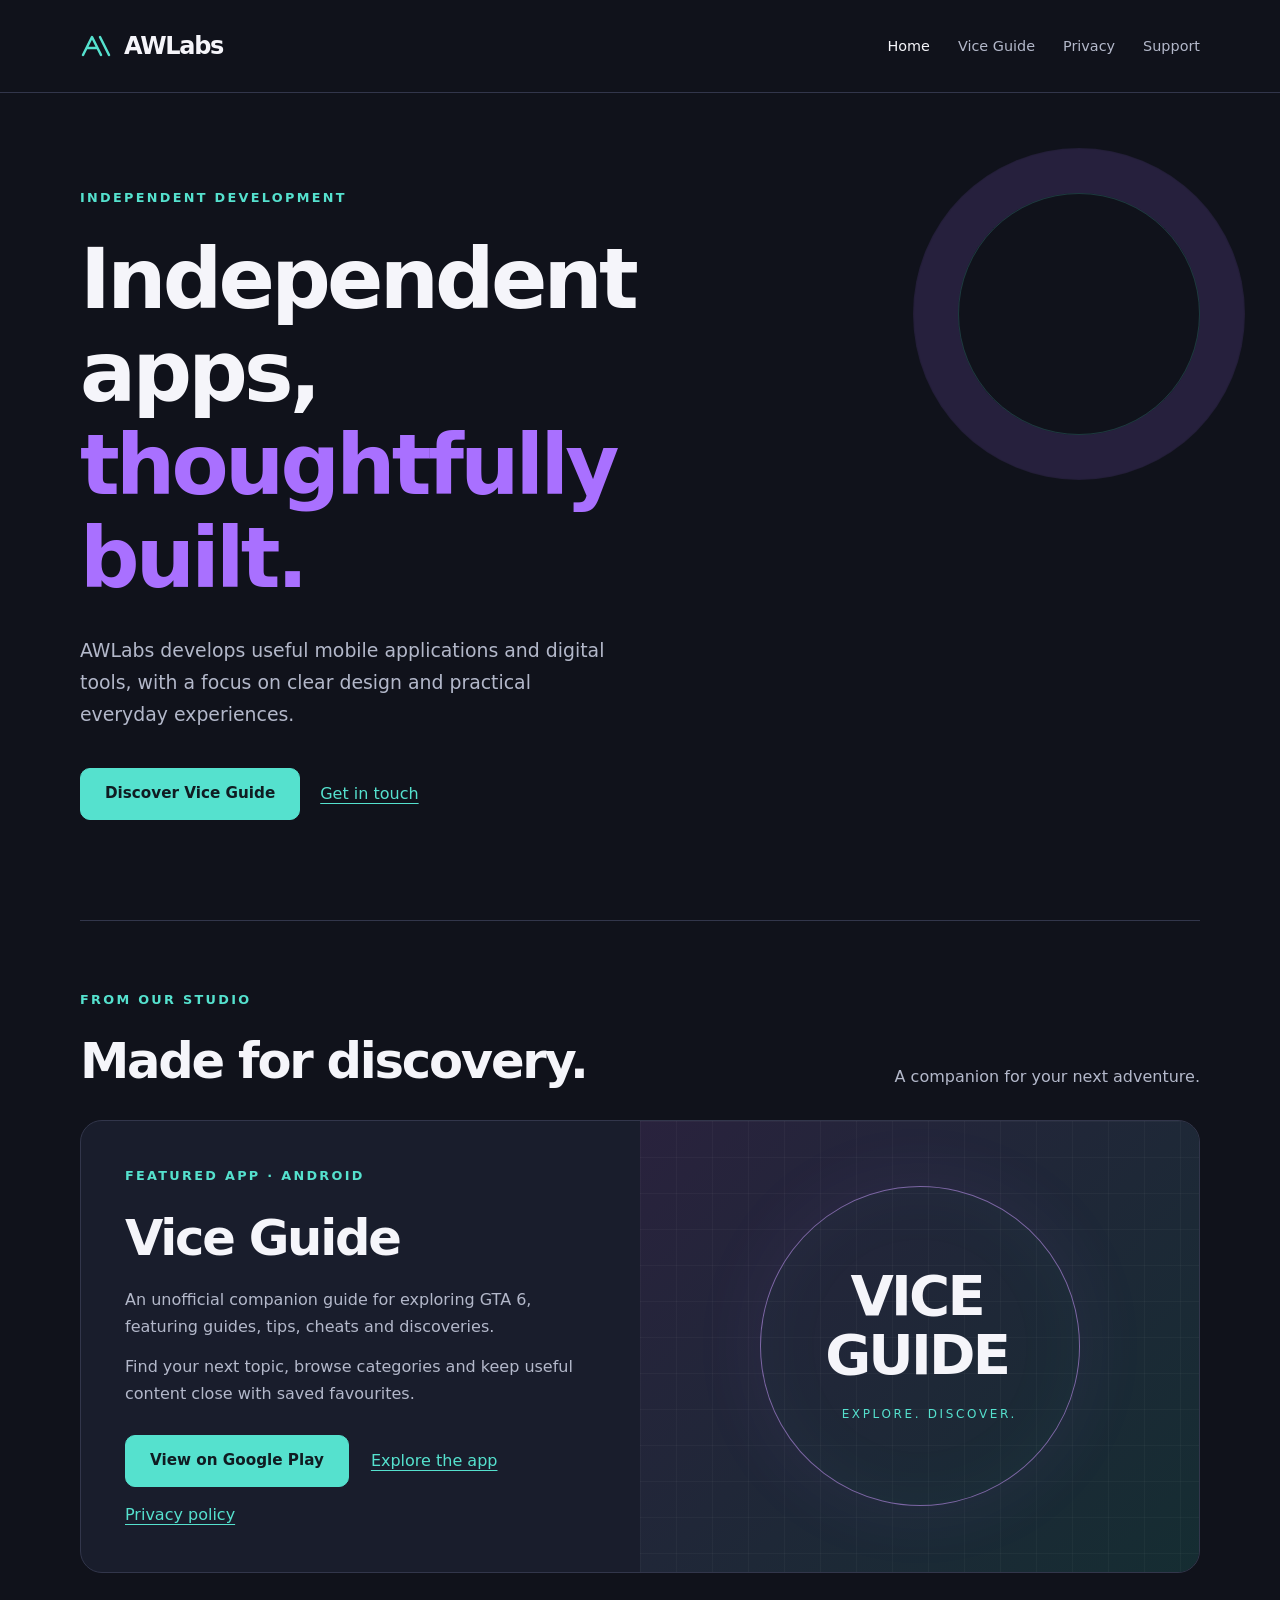
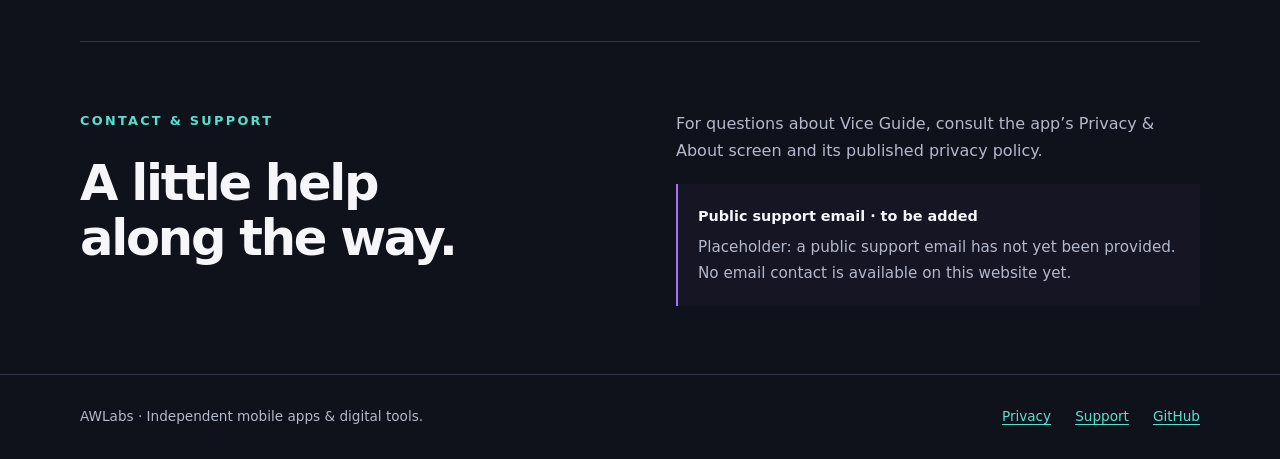
<file: index.html>
<!doctype html>
<html lang="en">
  <head>
    <meta charset="utf-8" />
    <meta name="viewport" content="width=device-width,initial-scale=1" />
    <meta
      name="description"
      content="AWLabs develops useful mobile applications and digital tools. Discover Vice Guide, our unofficial fan companion."
    />
    <meta name="theme-color" content="#10121b" />
    <title>AWLabs &middot; Independent apps, thoughtfully built.</title>
    <link rel="icon" href="/assets/favicon.svg" type="image/svg+xml" />
    <link rel="stylesheet" href="/assets/styles.css" />
  </head>
  <body>
    <a class="skip" href="#main">Skip to content</a>
    <header class="site-header">
      <div class="wrap header-inner">
        <a class="brand" href="/" aria-label="AWLabs home"
          ><svg
            class="brand-symbol"
            viewBox="0 0 32 32"
            fill="none"
            aria-hidden="true"
          >
            <path
              d="M3 25 12 7l9 18M7 18h10M20 7l9 18"
              stroke="currentColor"
              stroke-width="2.5"
              stroke-linecap="round"
              stroke-linejoin="round"
            /></svg
          >AWLabs</a
        >
        <nav aria-label="Main navigation">
          <a href="/" aria-current="page">Home</a
          ><a href="/vice-guide/">Vice Guide</a><a href="/privacy/">Privacy</a
          ><a href="/#support">Support</a>
        </nav>
      </div>
    </header>
    <main id="main">
      <section class="wrap hero" aria-labelledby="hero-title">
        <p class="eyebrow">Independent development</p>
        <h1 id="hero-title">
          Independent apps,<br /><span>thoughtfully built.</span>
        </h1>
        <p class="hero-description">
          AWLabs develops useful mobile applications and digital tools, with a
          focus on clear design and practical everyday experiences.
        </p>
        <div class="hero-bottom">
          <a class="button" href="/vice-guide/">Discover Vice Guide</a
          ><a href="#support">Get in touch</a>
        </div>
      </section>
      <section class="wrap section" aria-labelledby="featured-title">
        <div class="section-top">
          <div>
            <p class="eyebrow">From our studio</p>
            <h2 id="featured-title">Made for discovery.</h2>
          </div>
          <p>A companion for your next adventure.</p>
        </div>
        <article class="app-card">
          <div class="app-copy">
            <p class="eyebrow">Featured app &middot; Android</p>
            <h2>Vice Guide</h2>
            <p>
              An unofficial companion guide for exploring GTA 6, featuring
              guides, tips, cheats and discoveries.
            </p>
            <p>
              Find your next topic, browse categories and keep useful content
              close with saved favourites.
            </p>
            <div class="links">
              <a
                class="button"
                href="https://play.google.com/store/apps/details?id=com.awlabs.viceguide"
                >View on Google Play</a
              ><a href="/vice-guide/">Explore the app</a
              ><a href="https://awlabs-uk.github.io/vice-guide-privacy/"
                >Privacy policy</a
              >
            </div>
          </div>
          <div class="app-art" aria-hidden="true">
            <div class="guide-mark">
              <strong>VICE<br />GUIDE</strong><small>EXPLORE. DISCOVER.</small>
            </div>
          </div>
        </article>
      </section>
      <section
        id="support"
        class="wrap section two-column"
        aria-labelledby="support-title"
      >
        <div>
          <p class="eyebrow">Contact &amp; support</p>
          <h2 id="support-title">A little help<br />along the way.</h2>
        </div>
        <div>
          <p>
            For questions about Vice Guide, consult the app&#8217;s Privacy
            &amp; About screen and its published privacy policy.
          </p>
          <div class="support-note">
            <strong>Public support email &middot; to be added</strong>
            <p>
              Placeholder: a public support email has not yet been provided. No
              email contact is available on this website yet.
            </p>
          </div>
        </div>
      </section>
    </main>
    <footer class="site-footer">
      <div class="wrap footer-inner">
        <p>AWLabs &middot; Independent mobile apps &amp; digital tools.</p>
        <div class="footer-links">
          <a href="/privacy/">Privacy</a><a href="/#support">Support</a
          ><a href="https://github.com/awlabs-uk/awlabs-uk.github.io">GitHub</a>
        </div>
      </div>
    </footer>
  </body>
</html>
</file>
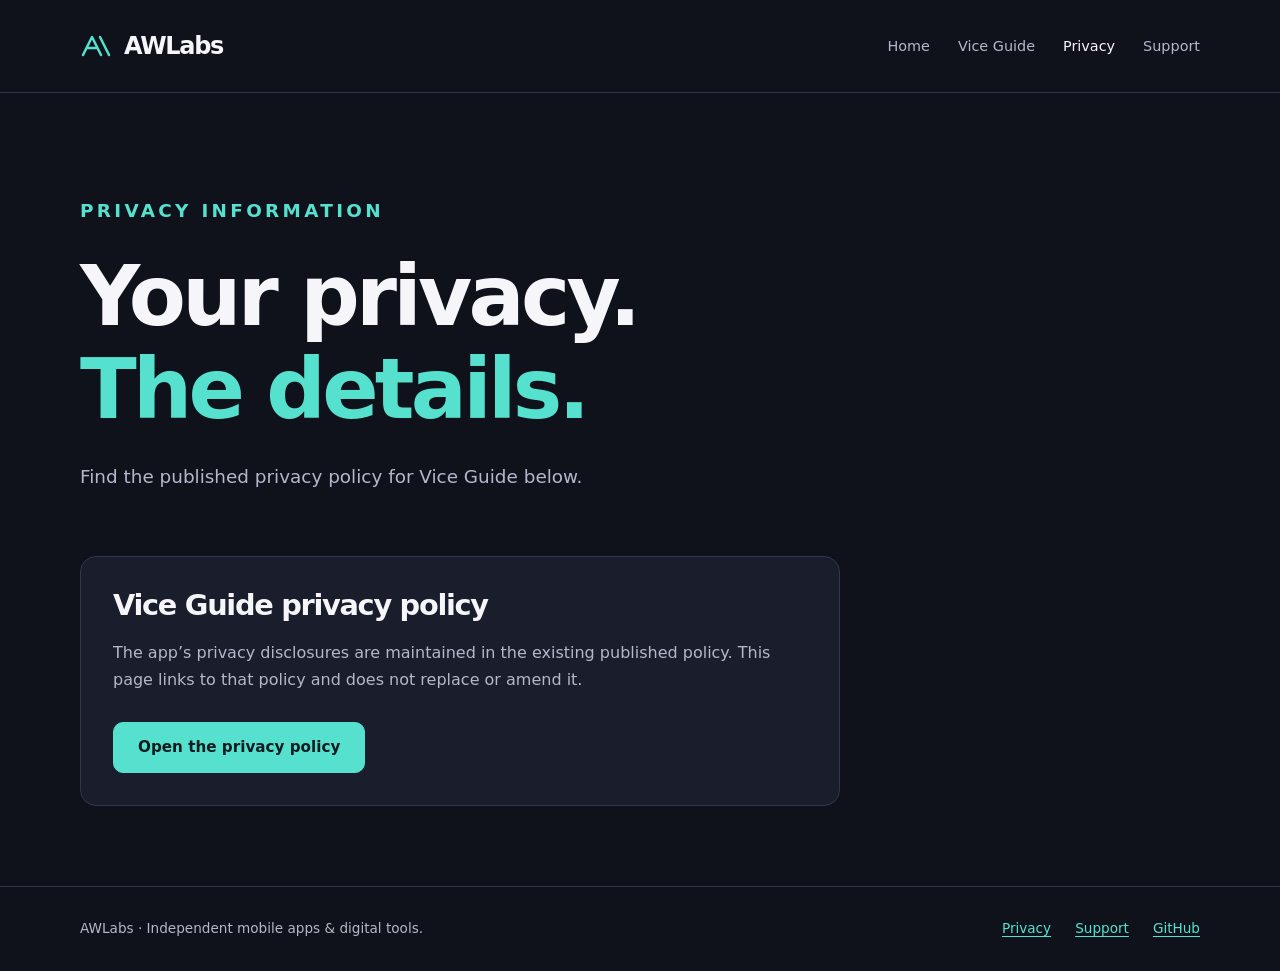
<file: privacy/index.html>
<!doctype html>
<html lang="en">
  <head>
    <meta charset="utf-8" />
    <meta name="viewport" content="width=device-width,initial-scale=1" />
    <meta
      name="description"
      content="Access the existing published Vice Guide privacy policy."
    />
    <meta name="theme-color" content="#10121b" />
    <title>Privacy &middot; AWLabs</title>
    <link rel="icon" href="/assets/favicon.svg" type="image/svg+xml" />
    <link rel="stylesheet" href="/assets/styles.css" />
  </head>
  <body>
    <a class="skip" href="#main">Skip to content</a>
    <header class="site-header">
      <div class="wrap header-inner">
        <a class="brand" href="/" aria-label="AWLabs home"
          ><svg
            class="brand-symbol"
            viewBox="0 0 32 32"
            fill="none"
            aria-hidden="true"
          >
            <path
              d="M3 25 12 7l9 18M7 18h10M20 7l9 18"
              stroke="currentColor"
              stroke-width="2.5"
              stroke-linecap="round"
              stroke-linejoin="round"
            /></svg
          >AWLabs</a
        >
        <nav aria-label="Main navigation">
          <a href="/">Home</a><a href="/vice-guide/">Vice Guide</a
          ><a href="/privacy/" aria-current="page">Privacy</a
          ><a href="/#support">Support</a>
        </nav>
      </div>
    </header>
    <main id="main" class="wrap privacy-main">
      <section class="page-hero">
        <p class="eyebrow">Privacy information</p>
        <h1>Your privacy.<br /><span class="accent">The details.</span></h1>
        <p>Find the published privacy policy for Vice Guide below.</p>
      </section>
      <section class="policy-card" aria-labelledby="policy-title">
        <h2 id="policy-title">Vice Guide privacy policy</h2>
        <p>
          The app&#8217;s privacy disclosures are maintained in the existing
          published policy. This page links to that policy and does not replace
          or amend it.
        </p>
        <div class="links">
          <a
            class="button"
            href="https://awlabs-uk.github.io/vice-guide-privacy/"
            >Open the privacy policy</a
          >
        </div>
      </section>
    </main>
    <footer class="site-footer">
      <div class="wrap footer-inner">
        <p>AWLabs &middot; Independent mobile apps &amp; digital tools.</p>
        <div class="footer-links">
          <a href="/privacy/">Privacy</a><a href="/#support">Support</a
          ><a href="https://github.com/awlabs-uk/awlabs-uk.github.io">GitHub</a>
        </div>
      </div>
    </footer>
  </body>
</html>
</file>
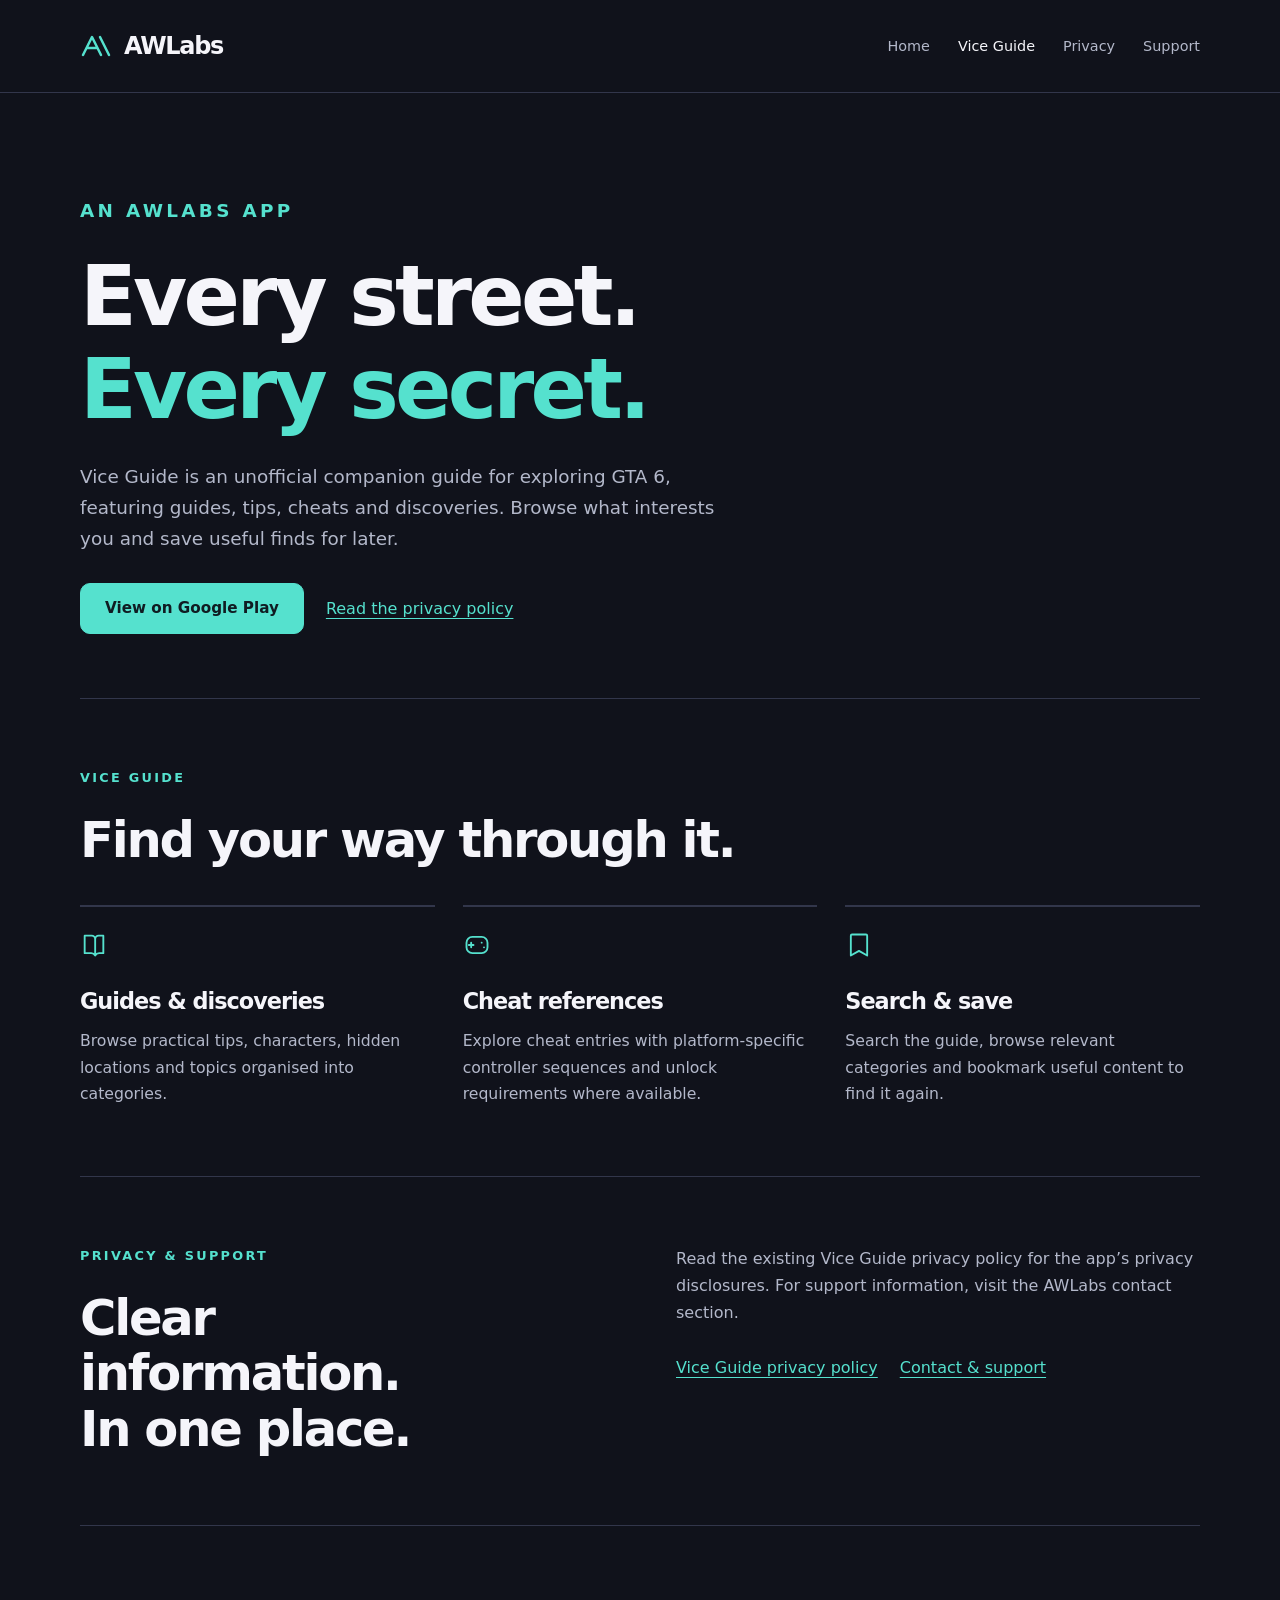
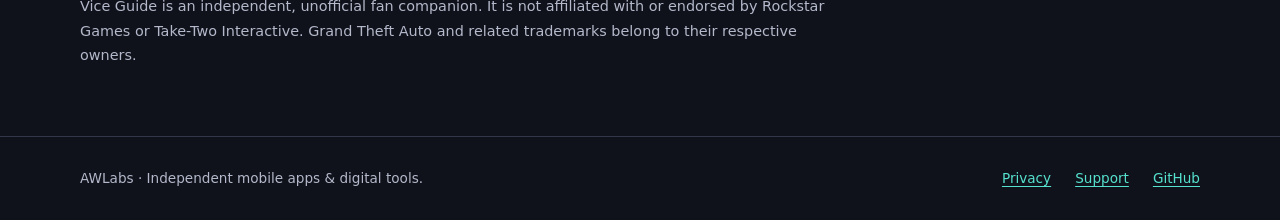
<file: vice-guide/index.html>
<!doctype html>
<html lang="en">
  <head>
    <meta charset="utf-8" />
    <meta name="viewport" content="width=device-width,initial-scale=1" />
    <meta
      name="description"
      content="Explore Vice Guide, an independent unofficial fan companion with guides, tips, cheats, discoveries and saved favourites."
    />
    <meta name="theme-color" content="#10121b" />
    <title>Vice Guide &middot; AWLabs</title>
    <link rel="icon" href="/assets/favicon.svg" type="image/svg+xml" />
    <link rel="stylesheet" href="/assets/styles.css" />
  </head>
  <body>
    <a class="skip" href="#main">Skip to content</a>
    <header class="site-header">
      <div class="wrap header-inner">
        <a class="brand" href="/" aria-label="AWLabs home"
          ><svg
            class="brand-symbol"
            viewBox="0 0 32 32"
            fill="none"
            aria-hidden="true"
          >
            <path
              d="M3 25 12 7l9 18M7 18h10M20 7l9 18"
              stroke="currentColor"
              stroke-width="2.5"
              stroke-linecap="round"
              stroke-linejoin="round"
            /></svg
          >AWLabs</a
        >
        <nav aria-label="Main navigation">
          <a href="/">Home</a
          ><a href="/vice-guide/" aria-current="page">Vice Guide</a
          ><a href="/privacy/">Privacy</a><a href="/#support">Support</a>
        </nav>
      </div>
    </header>
    <main id="main">
      <section class="wrap page-hero">
        <p class="eyebrow">An AWLabs app</p>
        <h1>Every street.<br /><span class="accent">Every secret.</span></h1>
        <p>
          Vice Guide is an unofficial companion guide for exploring GTA 6,
          featuring guides, tips, cheats and discoveries. Browse what interests
          you and save useful finds for later.
        </p>
        <div class="links">
          <a
            class="button"
            href="https://play.google.com/store/apps/details?id=com.awlabs.viceguide"
            >View on Google Play</a
          ><a href="https://awlabs-uk.github.io/vice-guide-privacy/"
            >Read the privacy policy</a
          >
        </div>
      </section>
      <section class="wrap section" aria-labelledby="features-title">
        <p class="eyebrow">Vice Guide</p>
        <h2 id="features-title">Find your way through it.</h2>
        <div class="feature-grid">
          <article class="feature">
            <svg
              viewBox="0 0 24 24"
              fill="none"
              stroke="currentColor"
              stroke-width="1.6"
              stroke-linecap="round"
              stroke-linejoin="round"
              aria-hidden="true"
            >
              <path
                d="M4 4h6a3 3 0 0 1 3 3v14a4 4 0 0 0-4-2H4V4Zm9 3a3 3 0 0 1 3-3h4v15h-3a4 4 0 0 0-4 2"
              />
            </svg>
            <h3>Guides &amp; discoveries</h3>
            <p>
              Browse practical tips, characters, hidden locations and topics
              organised into categories.
            </p>
          </article>
          <article class="feature">
            <svg
              viewBox="0 0 24 24"
              fill="none"
              stroke="currentColor"
              stroke-width="1.6"
              stroke-linecap="round"
              stroke-linejoin="round"
              aria-hidden="true"
            >
              <rect x="3" y="5" width="18" height="14" rx="5" />
              <path d="M7 10v4m-2-2h4m7-2h.01M18 14h.01" />
            </svg>
            <h3>Cheat references</h3>
            <p>
              Explore cheat entries with platform-specific controller sequences
              and unlock requirements where available.
            </p>
          </article>
          <article class="feature">
            <svg
              viewBox="0 0 24 24"
              fill="none"
              stroke="currentColor"
              stroke-width="1.6"
              stroke-linecap="round"
              stroke-linejoin="round"
              aria-hidden="true"
            >
              <path d="m5 21 7-4 7 4V4a1 1 0 0 0-1-1H6a1 1 0 0 0-1 1v17Z" />
            </svg>
            <h3>Search &amp; save</h3>
            <p>
              Search the guide, browse relevant categories and bookmark useful
              content to find it again.
            </p>
          </article>
        </div>
      </section>
      <section class="wrap section two-column">
        <div>
          <p class="eyebrow">Privacy &amp; support</p>
          <h2>Clear information.<br />In one place.</h2>
        </div>
        <div>
          <p>
            Read the existing Vice Guide privacy policy for the app&#8217;s
            privacy disclosures. For support information, visit the AWLabs
            contact section.
          </p>
          <div class="links">
            <a href="https://awlabs-uk.github.io/vice-guide-privacy/"
              >Vice Guide privacy policy</a
            ><a href="/#support">Contact &amp; support</a>
          </div>
        </div>
      </section>
      <section
        class="wrap section"
        aria-label="Unofficial companion disclaimer"
      >
        <p class="legal">
          Vice Guide is an independent, unofficial fan companion. It is not
          affiliated with or endorsed by Rockstar Games or Take-Two Interactive.
          Grand Theft Auto and related trademarks belong to their respective
          owners.
        </p>
      </section>
    </main>
    <footer class="site-footer">
      <div class="wrap footer-inner">
        <p>AWLabs &middot; Independent mobile apps &amp; digital tools.</p>
        <div class="footer-links">
          <a href="/privacy/">Privacy</a><a href="/#support">Support</a
          ><a href="https://github.com/awlabs-uk/awlabs-uk.github.io">GitHub</a>
        </div>
      </div>
    </footer>
  </body>
</html>
</file>
<file: assets/styles.css>
:root {
  color-scheme: dark;
  --bg: #10121b;
  --surface: #191d2c;
  --text: #f5f5fa;
  --muted: #b3b8ca;
  --mint: #55e1ce;
  --purple: #a970ff;
  --line: #32364b;
}
* {
  box-sizing: border-box;
}
html {
  scroll-behavior: auto;
}
body {
  margin: 0;
  overflow-wrap: anywhere;
  background: var(--bg);
  color: var(--text);
  font:
    400 1rem/1.7 system-ui,
    -apple-system,
    BlinkMacSystemFont,
    "Segoe UI",
    sans-serif;
}
a {
  color: var(--mint);
  text-underline-offset: 0.25em;
}
a:hover {
  color: #b3fff2;
}
a:focus-visible {
  outline: 3px solid var(--mint);
  outline-offset: 6px;
  border-radius: 3px;
}
h1,
h2,
h3,
p {
  margin: 0;
}
h1,
h2,
h3 {
  line-height: 1.12;
  letter-spacing: -0.045em;
}
h1 {
  font-size: clamp(2.7rem, 6.5vw, 5.75rem);
  font-weight: 750;
  max-width: 13ch;
}
h2 {
  font-size: clamp(2rem, 4vw, 3.1rem);
}
h3 {
  font-size: 1.4rem;
}
p {
  color: var(--muted);
}
.wrap {
  width: min(1120px, calc(100% - 48px));
  margin-inline: auto;
}
.skip {
  position: absolute;
  left: 16px;
  top: -100px;
  background: var(--bg);
  padding: 12px;
  z-index: 10;
}
.skip:focus {
  top: 12px;
}
.site-header {
  border-bottom: 1px solid var(--line);
}
.header-inner {
  min-height: 92px;
  display: flex;
  align-items: center;
  justify-content: space-between;
  gap: 24px;
}
.brand {
  color: var(--text);
  text-decoration: none;
  font-size: 1.5rem;
  font-weight: 800;
  letter-spacing: -0.055em;
  display: inline-flex;
  align-items: center;
  gap: 12px;
}
.brand-symbol {
  width: 32px;
  height: 32px;
  color: var(--mint);
}
nav {
  display: flex;
  gap: 28px;
  flex-wrap: wrap;
}
nav a {
  color: var(--muted);
  text-decoration: none;
  font-size: 0.9rem;
}
nav a[aria-current="page"] {
  color: var(--text);
}
.hero {
  padding-block: 94px 100px;
  position: relative;
}
.eyebrow {
  color: var(--mint);
  letter-spacing: 0.18em;
  font-size: 0.8rem;
  font-weight: 650;
  text-transform: uppercase;
  margin-bottom: 24px;
}
.hero h1 span {
  color: var(--purple);
}
.hero-description {
  font-size: 1.18rem;
  max-width: 540px;
  margin-top: 28px;
}
.hero-bottom {
  margin-top: 38px;
  display: flex;
  gap: 20px;
  align-items: center;
  flex-wrap: wrap;
}
.button {
  display: inline-flex;
  align-items: center;
  justify-content: center;
  min-height: 48px;
  padding: 12px 24px;
  background: var(--mint);
  color: #101c22;
  border: 1px solid var(--mint);
  border-radius: 10px;
  text-decoration: none;
  font-weight: 700;
  font-size: 0.95rem;
}
.button:hover {
  background: #9bf4e6;
  color: #101c22;
}
.button.secondary {
  background: transparent;
  border-color: var(--line);
  color: var(--text);
}
.section {
  padding-block: 68px;
  border-top: 1px solid var(--line);
}
.section-top {
  display: flex;
  justify-content: space-between;
  gap: 24px;
  align-items: end;
  margin-bottom: 30px;
}
.section-top p {
  max-width: 320px;
}
.app-card {
  display: grid;
  grid-template-columns: 1fr 1fr;
  overflow: hidden;
  border: 1px solid var(--line);
  border-radius: 22px;
  background: var(--surface);
}
.app-copy {
  padding: 44px;
}
.app-copy h2 {
  margin-bottom: 20px;
}
.app-copy p + p {
  margin-top: 12px;
}
.links {
  display: flex;
  flex-wrap: wrap;
  gap: 14px 22px;
  align-items: center;
  margin-top: 28px;
}
.app-art {
  background: linear-gradient(135deg, #29223d, #152d32);
  min-height: 340px;
  display: grid;
  place-items: center;
  padding: 32px;
  position: relative;
  overflow: hidden;
}
.app-art::before {
  content: "";
  position: absolute;
  inset: 0;
  background-image:
    linear-gradient(#ffffff08 1px, transparent 1px),
    linear-gradient(90deg, #ffffff08 1px, transparent 1px);
  background-size: 36px 36px;
}
.guide-mark {
  z-index: 1;
  width: min(100%, 320px);
  aspect-ratio: 1;
  border: 1px solid #7c66a4;
  border-radius: 50%;
  display: flex;
  flex-direction: column;
  justify-content: center;
  align-items: center;
  box-shadow:
    0 0 80px #a970ff12,
    inset 0 0 80px #55e1ce09;
  transform: rotate(-8deg);
}
.guide-mark strong {
  font-size: clamp(2rem, 5vw, 3.5rem);
  letter-spacing: -0.05em;
  line-height: 1.05;
  text-align: center;
  transform: rotate(8deg);
}
.guide-mark small {
  font-size: 0.75rem;
  letter-spacing: 0.22em;
  color: var(--mint);
  margin-top: 20px;
  transform: rotate(8deg);
}
.two-column {
  display: grid;
  grid-template-columns: 1fr 1fr;
  gap: 72px;
}
.two-column h2 {
  max-width: 12ch;
}
.support-note {
  margin-top: 20px;
  padding: 20px;
  border-left: 2px solid var(--purple);
  background: #a970ff09;
}
.support-note strong {
  display: block;
  color: var(--text);
  font-size: 0.9rem;
}
.support-note p {
  margin-top: 6px;
  font-size: 0.95rem;
}
.feature-grid {
  display: grid;
  grid-template-columns: repeat(3, 1fr);
  gap: 28px;
  margin-top: 36px;
}
.feature {
  padding-top: 24px;
  border-top: 2px solid var(--line);
}
.feature svg {
  color: var(--mint);
  width: 28px;
  height: 28px;
  margin-bottom: 22px;
}
.feature h3 {
  margin-bottom: 14px;
}
.feature p {
  font-size: 0.98rem;
}
.page-hero {
  padding-block: 78px 64px;
}
.page-hero h1 {
  max-width: 15ch;
}
.page-hero p {
  max-width: 660px;
  margin-top: 24px;
  font-size: 1.15rem;
}
.legal {
  font-size: 0.9rem;
  color: var(--muted);
  max-width: 760px;
}
.site-footer {
  padding-block: 30px;
  border-top: 1px solid var(--line);
}
.footer-inner {
  display: flex;
  justify-content: space-between;
  gap: 20px;
  align-items: center;
  flex-wrap: wrap;
}
.site-footer p,
.site-footer a {
  font-size: 0.85rem;
}
.footer-links {
  display: flex;
  gap: 24px;
  flex-wrap: wrap;
}
.policy-card {
  max-width: 760px;
  padding: 32px;
  border: 1px solid var(--line);
  border-radius: 16px;
  background: var(--surface);
}
.policy-card h2 {
  font-size: 1.8rem;
}
.policy-card p {
  margin-top: 18px;
}
.privacy-main {
  min-height: calc(100vh - 220px);
  padding-bottom: 80px;
}
.accent {
  color: var(--mint);
}
@media (min-width: 900px) {
  .hero::after {
    content: "";
    position: absolute;
    right: 0;
    top: 100px;
    width: 240px;
    height: 240px;
    border: 1px solid #55e1ce32;
    border-radius: 50%;
    box-shadow:
      0 0 0 44px #a970ff06,
      0 0 0 45px #a970ff20;
    pointer-events: none;
  }
}
@media (max-width: 760px) {
  .wrap {
    width: calc(100% - 36px);
  }
  .header-inner {
    min-height: 88px;
    gap: 18px;
    flex-wrap: wrap;
    padding-block: 18px;
  }
  nav {
    gap: 20px;
  }
  .hero {
    padding-block: 62px;
  }
  .hero-description {
    font-size: 1.05rem;
  }
  .section {
    padding-block: 46px;
  }
  .section-top {
    display: block;
  }
  .section-top p {
    margin-top: 16px;
  }
  .app-card,
  .two-column,
  .feature-grid {
    grid-template-columns: 1fr;
  }
  .app-copy {
    padding: 28px;
  }
  .app-art {
    min-height: 260px;
    grid-row: 2;
  }
  .guide-mark {
    width: 220px;
  }
  .two-column {
    gap: 28px;
  }
  .feature-grid {
    gap: 30px;
  }
  .page-hero {
    padding-block: 52px 40px;
  }
  .footer-inner {
    align-items: start;
    flex-direction: column;
  }
  .policy-card {
    padding: 24px;
  }
  .links .button {
    width: 100%;
  }
}
@media (prefers-reduced-motion: reduce) {
  * {
    scroll-behavior: auto !important;
  }
}
</file>
